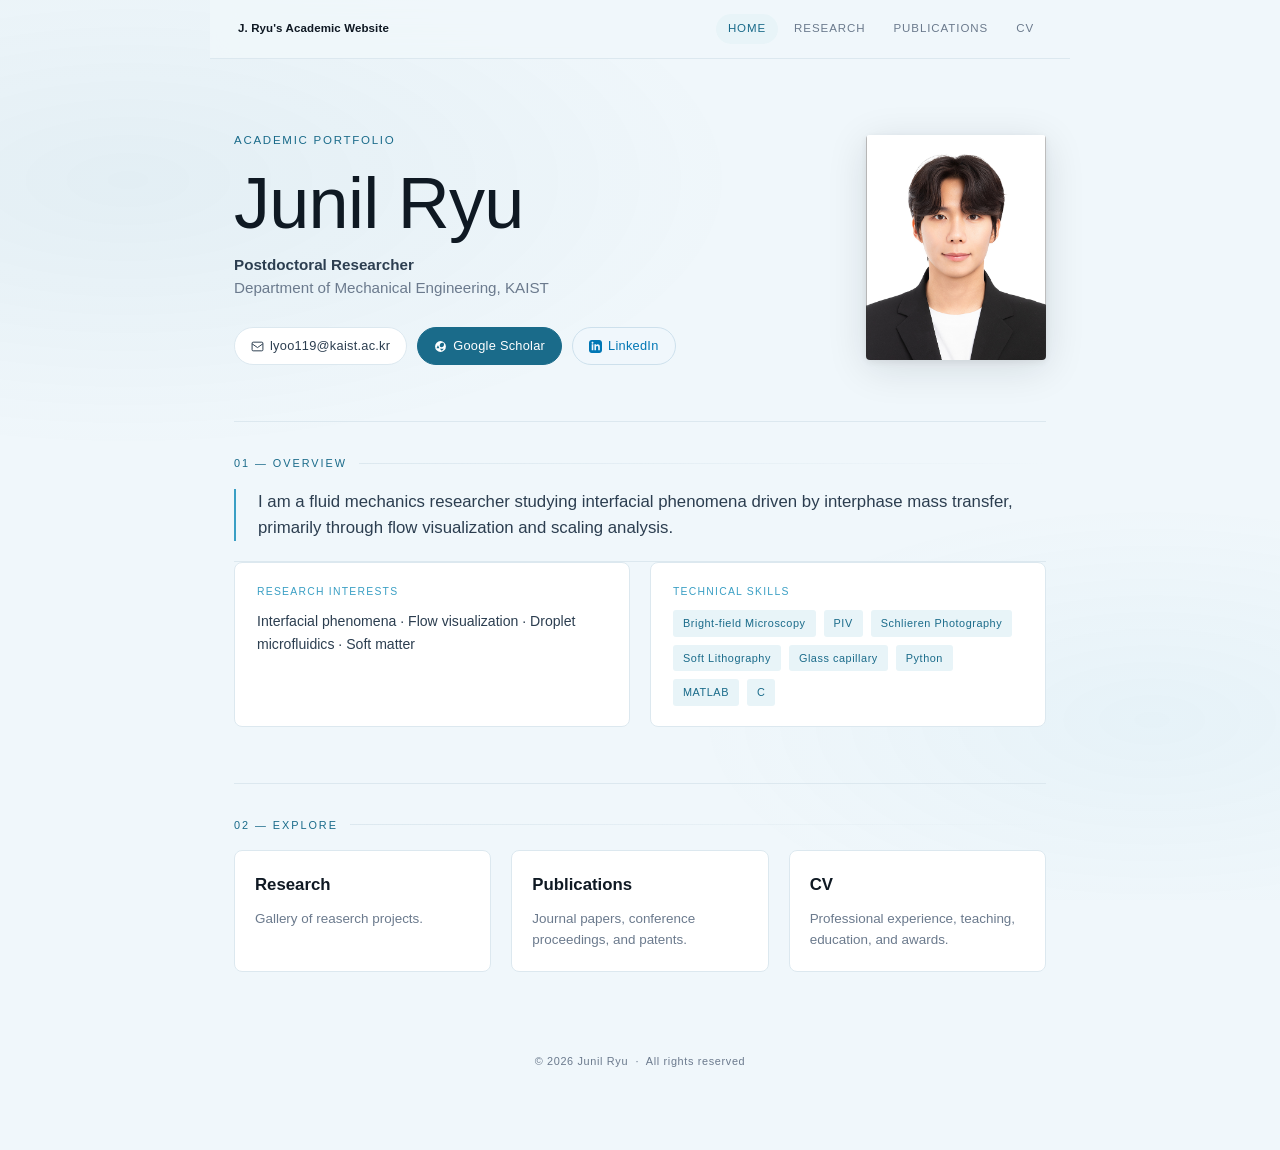
<file: index.html>
<!DOCTYPE html>
<html lang="ko">
<head>
    <meta charset="UTF-8">
    <meta name="viewport" content="width=device-width, initial-scale=1.0">
    <title>Junil Ryu | Personal Academic Website</title>
    <link rel="preconnect" href="https://fonts.googleapis.com">
    <link href="https://fonts.googleapis.com/css2?family=Cormorant+Garamond:ital,wght@0,300;0,400;0,600;1,300;1,400&family=DM+Mono:wght@300;400&display=swap" rel="stylesheet">
    <link rel="stylesheet" href="style.css">
</head>
<body>

<div class="page-wrap">

    <nav class="top-nav">
        <a class="nav-brand" href="index.html">J. Ryu's Academic Website </a>
        <div class="nav-links">
            <a href="index.html" class="active">Home</a>
            <a href="research.html">Research</a>
            <a href="publications.html">Publications</a>
            <a href="cv.html">CV</a>
        </div>
    </nav>

    <!-- ── HERO ── -->
    <header class="hero">
        <div class="hero-text">
            <div class="hero-eyebrow">Academic Portfolio</div>
            <h1 class="hero-name">Junil Ryu</h1>
            <p class="hero-title">
                <strong>Postdoctoral Researcher</strong><br>
                Department of Mechanical Engineering, KAIST
            </p>
            <div class="hero-links">
                <a href="mailto:lyoo119@kaist.ac.kr" class="link-email">
                    <svg width="13" height="13" viewBox="0 0 24 24" fill="none" stroke="currentColor" stroke-width="1.8"><rect x="2" y="4" width="20" height="16" rx="2"/><path d="m2 7 10 7 10-7"/></svg>
                    lyoo119@kaist.ac.kr
                </a>
                <a href="https://scholar.google.com/citations?user=QpXOs18AAAAJ&hl=ko" target="_blank" class="link-scholar">
                    <svg width="13" height="13" viewBox="0 0 24 24" fill="currentColor"><path d="M12,2A10,10 0 0,0 2,12A10,10 0 0,0 12,22A10,10 0 0,0 22,12A10,10 0 0,0 12,2M15.6,5.3C17.4,5.3 18.5,6.5 18.5,8.2C18.5,10.9 16.4,13.2 13.5,13.2C11.7,13.2 10.6,12 10.6,10.3C10.6,7.6 12.7,5.3 15.6,5.3M7.3,9.8L10,15H4.5L7.3,9.8M10.7,16H18.1L14.4,20L10.7,16Z"/></svg>
                    Google Scholar
                </a>
                <a href="http://www.linkedin.com/in/junil-ryu-994206253" target="_blank" class="link-linkedin">
                    <svg width="13" height="13" viewBox="0 0 24 24" fill="currentColor"><path d="M19 0h-14c-2.761 0-5 2.239-5 5v14c0 2.761 2.239 5 5 5h14c2.762 0 5-2.239 5-5v-14c0-2.761-2.238-5-5-5zm-11 19h-3v-11h3v11zm-1.5-12.268c-.966 0-1.75-.79-1.75-1.764s.784-1.764 1.75-1.764 1.75.79 1.75 1.764-.783 1.764-1.75 1.764zm13.5 12.268h-3v-5.604c0-3.368-4-3.113-4 0v5.604h-3v-11h3v1.765c1.396-2.586 7-2.777 7 2.476v6.759z"/></svg>
                    LinkedIn
                </a>
            </div>
        </div>
        <div class="hero-photo">
            <img src="profile.jpg" alt="Junil Ryu" onerror="this.style.display='none'; this.nextElementSibling.style.display='flex';">
            <div class="photo-placeholder" style="display:none;">JR</div>
        </div>
    </header>

    <!-- ── INTERESTS & SKILLS ── -->
    <section class="section" id="about">
        <div class="section-label">01 — Overview</div>
	<div class="bio-intro">
        	<p>I am a fluid mechanics researcher studying interfacial phenomena driven by interphase mass transfer, primarily through flow visualization and scaling analysis.</p>
    	</div>
        <div class="interests-grid">
            <div class="interest-card">
                <div class="interest-card-label">Research Interests</div>
                <p>Interfacial phenomena · Flow visualization · Droplet microfluidics · Soft matter</p>
            </div>
            <div class="interest-card">
                <div class="interest-card-label">Technical Skills</div>
                <div class="skill-tags">
                    <span class="skill-tag">Bright-field Microscopy</span>
                    <span class="skill-tag">PIV</span>
                    <span class="skill-tag">Schlieren Photography</span>
                    <span class="skill-tag">Soft Lithography</span>
                    <span class="skill-tag">Glass capillary</span>
                    <span class="skill-tag">Python</span>
                    <span class="skill-tag">MATLAB</span>
                    <span class="skill-tag">C</span>
                </div>
            </div>
        </div>
    </section>

    <!-- ── QUICK LINKS ── -->
    <section class="section" id="overview">
        <div class="section-label">02 — Explore</div>
        <div class="quick-links">
            <a href="research.html" class="quick-card">
                <div class="quick-card-title">Research</div>
                <p class="quick-card-desc">Gallery of reaserch projects.</p>
            </a>
            <a href="publications.html" class="quick-card">
                <div class="quick-card-title">Publications</div>
                <p class="quick-card-desc">Journal papers, conference proceedings, and patents.</p>
            </a>
            <a href="cv.html" class="quick-card">
                <div class="quick-card-title">CV</div>
                <p class="quick-card-desc">Professional experience, teaching, education, and awards.</p>
            </a>
        </div>
    </section>

    <footer class="footer">
        <p>&copy; 2026 Junil Ryu &nbsp;·&nbsp; All rights reserved</p>
    </footer>

</div>

<script>
    const observer = new IntersectionObserver((entries) => {
        entries.forEach(e => {
            if (e.isIntersecting) {
                e.target.classList.add('visible');
                observer.unobserve(e.target);
            }
        });
    }, { threshold: 0.08 });
    document.querySelectorAll('.section').forEach(s => observer.observe(s));
</script>

</body>
</html>
</file>
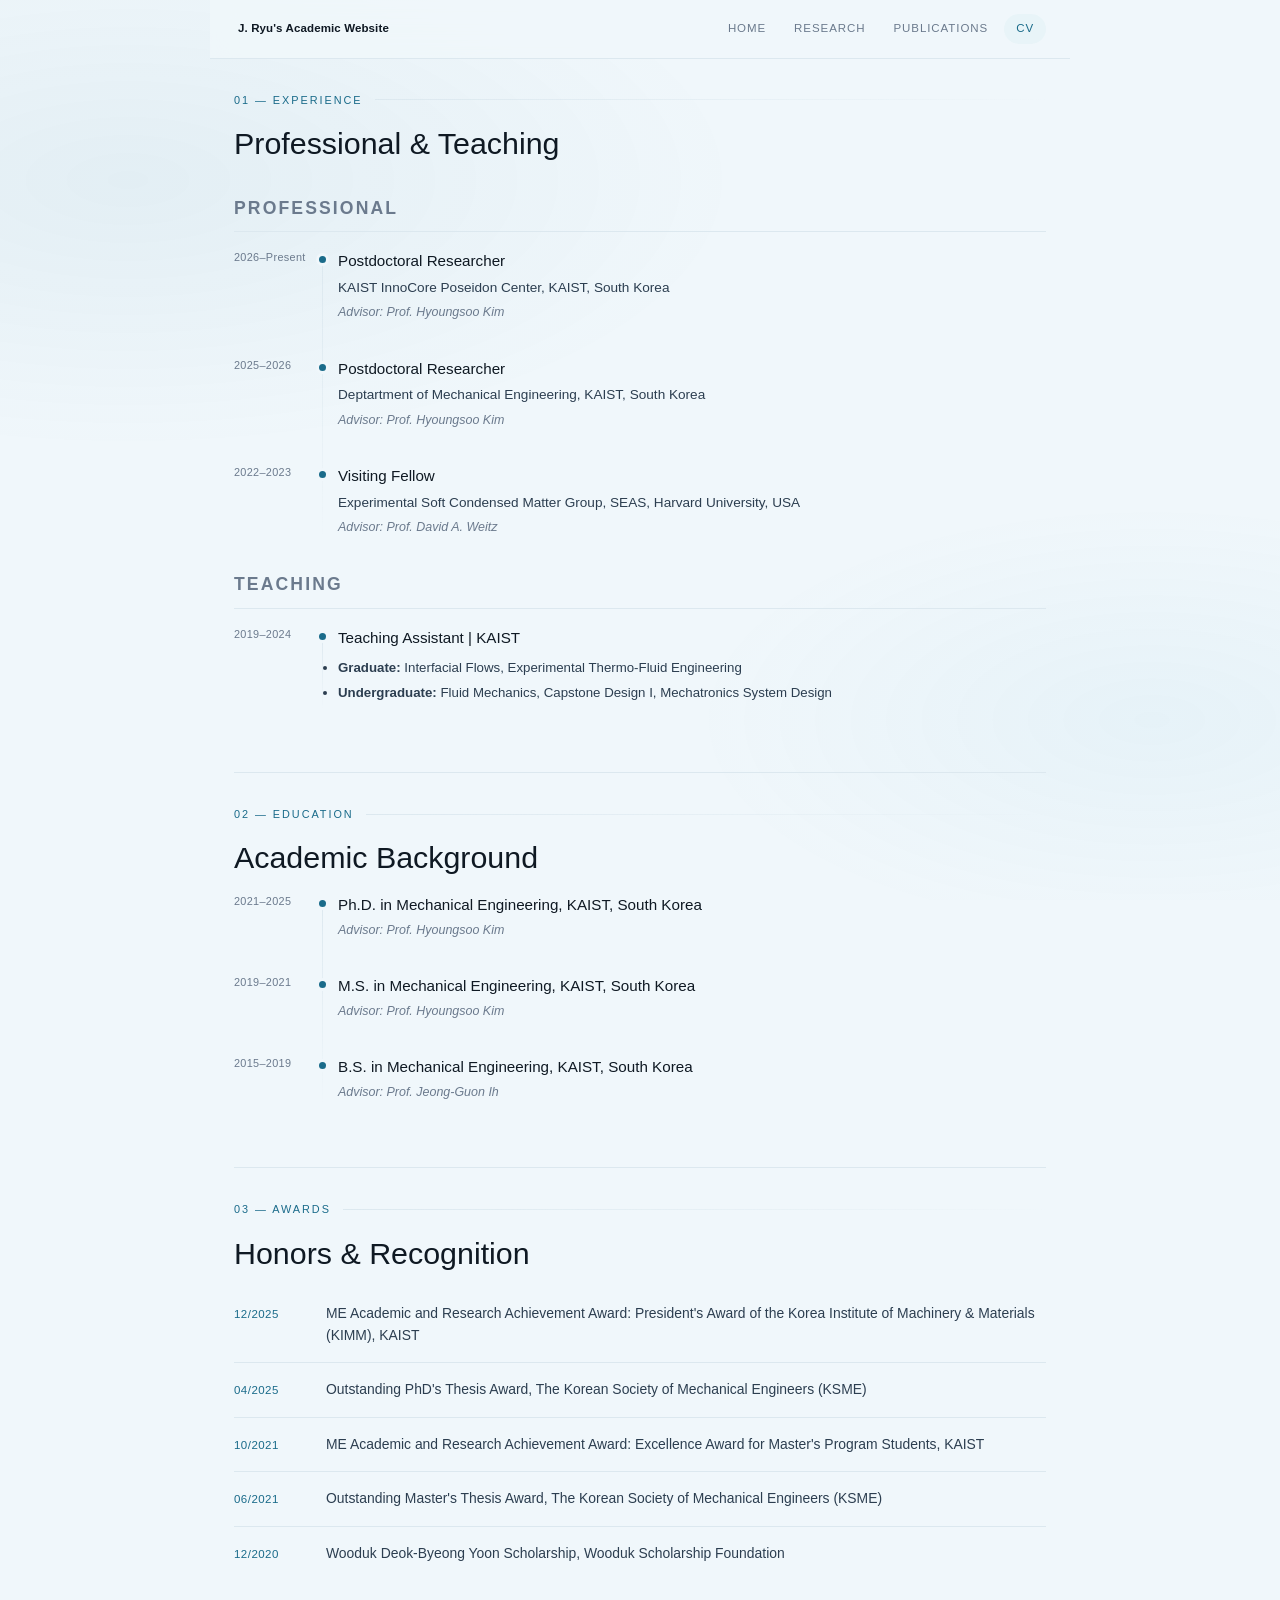
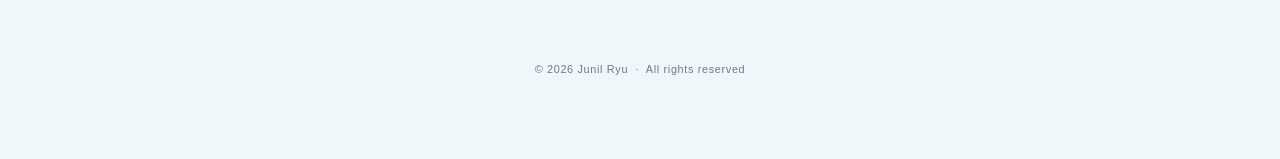
<file: cv.html>
<!DOCTYPE html>
<html lang="ko">
<head>
    <meta charset="UTF-8">
    <meta name="viewport" content="width=device-width, initial-scale=1.0">
    <title>CV | Junil Ryu</title>
    <link rel="preconnect" href="https://fonts.googleapis.com">
    <link href="https://fonts.googleapis.com/css2?family=Cormorant+Garamond:ital,wght@0,300;0,400;0,600;1,300;1,400&family=DM+Mono:wght@300;400&display=swap" rel="stylesheet">
    <link rel="stylesheet" href="style.css">
</head>
<body>

<div class="page-wrap">

    <nav class="top-nav">
        <a class="nav-brand" href="index.html">J. Ryu's Academic Website </a>
        <div class="nav-links">
            <a href="index.html">Home</a>
            <a href="research.html">Research</a>
            <a href="publications.html">Publications</a>
            <a href="cv.html" class="active">CV</a>
        </div>
    </nav>

    <!-- ── EXPERIENCE ── -->
    <section class="section" id="experience">
        <div class="section-label">01 — Experience</div>
        <h2 class="section-title">Professional & Teaching</h2>
        <div class="pub-group-title">Professional</div>
        <div class="timeline">
            <div class="tl-item">
                <div class="tl-date">2026–Present</div>
                <div class="tl-body">
                    <div class="tl-role">Postdoctoral Researcher</div>
                    <div class="tl-place">KAIST InnoCore Poseidon Center, KAIST, South Korea</div>
                    <div class="tl-advisor">Advisor: Prof. Hyoungsoo Kim</div>
                </div>
            </div>
            <div class="tl-item">
                <div class="tl-date">2025–2026</div>
                <div class="tl-body">
                    <div class="tl-role">Postdoctoral Researcher</div>
                    <div class="tl-place">Deptartment of Mechanical Engineering, KAIST, South Korea</div>
                    <div class="tl-advisor">Advisor: Prof. Hyoungsoo Kim</div>
                </div>
            </div>
            <div class="tl-item">
                <div class="tl-date">2022–2023</div>
                <div class="tl-body">
                    <div class="tl-role">Visiting Fellow</div>
                    <div class="tl-place">Experimental Soft Condensed Matter Group, SEAS, Harvard University, USA</div>
                    <div class="tl-advisor">Advisor: Prof. David A. Weitz</div>
                </div>
            </div>
        </div>

        <div class="pub-group-title">Teaching</div>
        <div class="timeline">
            <div class="tl-item">
                <div class="tl-date">2019–2024</div>
                <div class="tl-body">
                    <div class="tl-role">Teaching Assistant | KAIST</div>
                    <ul class="tl-sub">
                        <li><strong>Graduate:</strong> Interfacial Flows, Experimental Thermo-Fluid Engineering</li>
                        <li><strong>Undergraduate:</strong> Fluid Mechanics, Capstone Design I, Mechatronics System Design</li>
                    </ul>
                </div>
            </div>
        </div>
    </section>

    <!-- ── EDUCATION ── -->
    <section class="section" id="education">
        <div class="section-label">02 — Education</div>
        <h2 class="section-title">Academic Background</h2>
        <div class="timeline">
            <div class="tl-item">
                <div class="tl-date">2021–2025</div>
                <div class="tl-body">
                    <div class="tl-role">Ph.D. in Mechanical Engineering, KAIST, South Korea</div>
                    <div class="tl-advisor">Advisor: Prof. Hyoungsoo Kim</div>
                </div>
            </div>
            <div class="tl-item">
                <div class="tl-date">2019–2021</div>
                <div class="tl-body">
                    <div class="tl-role">M.S. in Mechanical Engineering, KAIST, South Korea</div>
                    <div class="tl-advisor">Advisor: Prof. Hyoungsoo Kim</div>
                </div>
            </div>
            <div class="tl-item">
                <div class="tl-date">2015–2019</div>
                <div class="tl-body">
                    <div class="tl-role">B.S. in Mechanical Engineering, KAIST, South Korea</div>
                    <div class="tl-advisor">Advisor: Prof. Jeong-Guon Ih</div>
                </div>
            </div>
        </div>
    </section>

    <!-- ── AWARDS ── -->
    <section class="section" id="awards">
        <div class="section-label">03 — Awards</div>
        <h2 class="section-title">Honors & Recognition</h2>
        <ul class="awards-list">
            <li class="award-item">
                <span class="award-year">12/2025</span>
                <span class="award-text">ME Academic and Research Achievement Award: President's Award of the Korea Institute of Machinery &amp; Materials (KIMM), KAIST</span>
            </li>
            <li class="award-item">
                <span class="award-year">04/2025</span>
                <span class="award-text">Outstanding PhD's Thesis Award, The Korean Society of Mechanical Engineers (KSME)</span>
            </li>
            <li class="award-item">
                <span class="award-year">10/2021</span>
                <span class="award-text">ME Academic and Research Achievement Award: Excellence Award for Master's Program Students, KAIST</span>
            </li>
            <li class="award-item">
                <span class="award-year">06/2021</span>
                <span class="award-text">Outstanding Master's Thesis Award, The Korean Society of Mechanical Engineers (KSME)</span>
            </li>
            <li class="award-item">
                <span class="award-year">12/2020</span>
                <span class="award-text">Wooduk Deok-Byeong Yoon Scholarship, Wooduk Scholarship Foundation</span>
            </li>
        </ul>
    </section>

    <footer class="footer">
        <p>&copy; 2026 Junil Ryu &nbsp;·&nbsp; All rights reserved</p>
    </footer>

</div>

<script>
    const observer = new IntersectionObserver((entries) => {
        entries.forEach(e => {
            if (e.isIntersecting) {
                e.target.classList.add('visible');
                observer.unobserve(e.target);
            }
        });
    }, { threshold: 0.08 });
    document.querySelectorAll('.section').forEach(s => observer.observe(s));
</script>

</body>
</html>
</file>
<file: style.css>
/* Junil Ryu — shared site styles */
        :root {
            --ink: #0f1923;
            --ink-soft: #2c3e50;
            --ink-muted: #6b7a8d;
            --water: #1a6b8a;
            --water-light: #3a9fc4;
            --water-pale: #e8f4f8;
            --foam: #f0f7fb;
            --surface: #ffffff;
            --border: #dce8ef;
            --accent: #0d5a75;
            --gold: #c4933f;
        }

        * { box-sizing: border-box; margin: 0; padding: 0; }

        html { scroll-behavior: smooth; }

        body {
            font-family: Arial, sans-serif;
            font-weight: 400;
            color: var(--ink);
            background: var(--foam);
            line-height: 1.7;
            overflow-x: hidden;
        }

        /* ── BACKGROUND ── */
        body::before {
            content: '';
            position: fixed;
            inset: 0;
            background:
                radial-gradient(ellipse 80% 50% at 10% 20%, rgba(26,107,138,0.06) 0%, transparent 60%),
                radial-gradient(ellipse 60% 40% at 90% 80%, rgba(58,159,196,0.05) 0%, transparent 60%);
            pointer-events: none;
            z-index: 0;
        }

        /* ── LAYOUT ── */
        .page-wrap {
            position: relative;
            z-index: 1;
            max-width: 860px;
            margin: 0 auto;
            padding: 0 24px 80px;
        }

        /* ── NAV ── */
        .top-nav {
            position: sticky;
            top: 0;
            z-index: 100;
            display: flex;
            justify-content: flex-end;
            gap: 4px;
            padding: 14px 0;
            background: rgba(240,247,251,0.85);
            backdrop-filter: blur(12px);
            -webkit-backdrop-filter: blur(12px);
            border-bottom: 1px solid var(--border);
            margin: 0 -24px;
            padding: 14px 24px;
        }

        .top-nav a {
            font-family: Arial, sans-serif;
            font-size: 0.72rem;
            letter-spacing: 0.08em;
            text-transform: uppercase;
            color: var(--ink-muted);
            text-decoration: none;
            padding: 5px 12px;
            border-radius: 20px;
            transition: all 0.2s;
        }

        .top-nav a:hover {
            color: var(--water);
            background: var(--water-pale);
        }

        /* ── HERO ── */
        .hero {
            display: grid;
            grid-template-columns: 1fr auto;
            gap: 48px;
            align-items: center;
            padding: 72px 0 56px;
            border-bottom: 1px solid var(--border);
        }

        .hero-text {}

        .hero-eyebrow {
            font-family: Arial, sans-serif;
            font-size: 0.72rem;
            letter-spacing: 0.15em;
            text-transform: uppercase;
            color: var(--water);
            margin-bottom: 16px;
        }

        .hero-name {
            font-family: Arial, sans-serif;
            font-size: clamp(3rem, 6vw, 4.5rem);
            font-weight: 300;
            line-height: 1.05;
            color: var(--ink);
            letter-spacing: -0.01em;
            margin-bottom: 12px;
        }

        .hero-title {
            font-size: 0.95rem;
            color: var(--ink-muted);
            font-weight: 300;
            margin-bottom: 28px;
            line-height: 1.5;
        }

        .hero-title strong {
            color: var(--ink-soft);
            font-weight: 600;
        }

        .hero-links {
            display: flex;
            flex-wrap: wrap;
            gap: 10px;
            align-items: center;
        }

        /* ── IDENTITY / BIO INTRO ── */
        .bio-intro {
            padding: 0px 0 20px;
            border-bottom: 1px solid var(--border);
        }

        .bio-intro p {
            font-family: Arial, sans-serif;
            font-weight: 400;
            font-size: clamp(1rem, 2.4vw, 1.05rem);
            line-height: 1.55;
            color: var(--ink-soft);
            max-width: 800px;
            position: relative;
            padding-left: 22px;
            border-left: 2px solid var(--water-light);
        }

        .hero-links a {
            font-size: 0.8rem;
            text-decoration: none;
            padding: 7px 16px;
            border-radius: 24px;
            font-weight: 400;
            transition: all 0.25s;
            display: inline-flex;
            align-items: center;
            gap: 6px;
            letter-spacing: 0.02em;
        }

        .link-email {
            color: var(--ink-soft);
            border: 1px solid var(--border);
            background: white;
        }

        .link-email:hover {
            border-color: var(--water-light);
            color: var(--water);
        }

        .link-scholar {
            color: white;
            background: var(--water);
            border: 1px solid var(--water);
        }

        .link-scholar:hover {
            background: var(--accent);
            border-color: var(--accent);
        }

        .link-linkedin {
            color: #0077b5;
            border: 1px solid #cde0ec;
            background: #f0f7fc;
        }

        .link-linkedin:hover {
            background: #0077b5;
            color: white;
            border-color: #0077b5;
        }

        /* ── PROFILE IMAGE ── */
        .hero-photo {
            flex-shrink: 0;
        }

        .hero-photo img {
            width: 180px;
            height: 225px;
            object-fit: cover;
            border-radius: 4px;
            box-shadow: 0 8px 40px rgba(15,25,35,0.12), 0 2px 8px rgba(15,25,35,0.08);
            display: block;
        }

        .hero-photo .photo-placeholder {
            width: 180px;
            height: 225px;
            background: linear-gradient(135deg, var(--water-pale) 0%, var(--border) 100%);
            border-radius: 4px;
            display: flex;
            align-items: center;
            justify-content: center;
            font-family: 'Cormorant Garamond', serif;
            font-size: 2.5rem;
            color: var(--water);
            letter-spacing: 0.05em;
        }

        /* ── SECTIONS ── */
        .section {
            padding: 32px 0 32px;
            border-bottom: 1px solid var(--border);
        }

        .section:last-of-type {
            border-bottom: none;
        }

        .section-label {
            font-family: Arial, sans-serif;
            font-size: 0.68rem;
            letter-spacing: 0.18em;
            text-transform: uppercase;
            color: var(--water);
            margin-bottom: 16px;
            display: flex;
            align-items: center;
            gap: 12px;
        }

        .section-label::after {
            content: '';
            flex: 1;
            height: 1px;
            background: linear-gradient(to right, var(--border) 0%, transparent 100%);
        }

        .section-title {
            font-family: Arial, sans-serif;
            font-size: 1.9rem;
            font-weight: 300;
            color: var(--ink);
            line-height: 1.2;
            margin-bottom: 16px;
        }

        /* ── ABOUT / INTERESTS ── */
        .interests-grid {
            display: grid;
            grid-template-columns: 1fr 1fr;
            gap: 20px;
            margin-bottom: 24px;
        }

        .interest-card {
            background: white;
            border: 1px solid var(--border);
            border-radius: 8px;
            padding: 20px 22px;
            transition: box-shadow 0.2s, border-color 0.2s;
        }

        .interest-card:hover {
            border-color: var(--water-light);
            box-shadow: 0 4px 24px rgba(26,107,138,0.08);
        }

        .interest-card-label {
            font-family: Arial, sans-serif;
            font-size: 0.65rem;
            letter-spacing: 0.12em;
            text-transform: uppercase;
            color: var(--water-light);
            margin-bottom: 10px;
        }

        .interest-card p {
            font-size: 0.88rem;
            color: var(--ink-soft);
            line-height: 1.6;
        }

        .skill-tags {
            display: flex;
            flex-wrap: wrap;
            gap: 8px;
            margin-top: 10px;
        }

        .skill-tag {
            font-family: Arial, sans-serif;
            font-size: 0.68rem;
            letter-spacing: 0.05em;
            padding: 4px 10px;
            background: var(--water-pale);
            color: var(--water);
            border-radius: 3px;
        }

        /* ── RESEARCH GALLERY ── */
        .research-gallery {
            display: grid;
            grid-template-columns: repeat(2, 2fr);
            gap: 20px;
            margin-top: 20px;
        }

        .research-card {
            background: white;
            border: 1px solid var(--border);
            border-radius: 8px;
            overflow: hidden;
            transition: box-shadow 0.25s, border-color 0.25s, transform 0.25s;
        }

        .research-card:hover {
            border-color: var(--water-light);
            box-shadow: 0 10px 30px rgba(26,107,138,0.12);
            transform: translateY(-2px);
        }

        .research-card-img {
            position: relative;
            aspect-ratio: 4 / 3;
            overflow: hidden;
            background: var(--water-pale);
        }

        /* Replace these gradients with <img src="research/xxx.jpg"> once you have real figures/photos */
        .research-card-img.pattern-1 {
            background:
                radial-gradient(circle at 30% 30%, rgba(58,159,196,0.55) 0%, transparent 45%),
                radial-gradient(circle at 70% 65%, rgba(13,90,117,0.45) 0%, transparent 50%),
                linear-gradient(135deg, var(--water-pale) 0%, var(--water-light) 140%);
        }
        .research-card-img.pattern-2 {
            background:
                radial-gradient(ellipse 60% 40% at 50% 40%, rgba(196,147,63,0.35) 0%, transparent 60%),
                radial-gradient(circle at 20% 80%, rgba(26,107,138,0.4) 0%, transparent 50%),
                linear-gradient(160deg, var(--water-pale) 0%, var(--accent) 160%);
        }
        .research-card-img.pattern-3 {
            background:
                repeating-radial-gradient(circle at 50% 50%, rgba(255,255,255,0.5) 0px, transparent 2px, transparent 14px),
                radial-gradient(circle at 60% 30%, rgba(58,159,196,0.5) 0%, transparent 55%),
                linear-gradient(150deg, var(--water-light) 0%, var(--ink) 160%);
        }

        .research-card-tag {
            position: absolute;
            top: 10px;
            left: 10px;
            font-family: Arial, sans-serif;
            font-size: 0.62rem;
            letter-spacing: 0.08em;
            text-transform: uppercase;
            color: white;
            background: rgba(15,25,35,0.45);
            padding: 4px 9px;
            border-radius: 20px;
            backdrop-filter: blur(2px);
        }

        /* Play-button overlay, centered on the video/pattern area */
        .research-play-icon {
            position: absolute;
            top: 50%;
            left: 50%;
            transform: translate(-50%, -50%);
            width: 44px;
            height: 44px;
            border-radius: 50%;
            background: rgba(15,25,35,0.4);
            display: flex;
            align-items: center;
            justify-content: center;
            backdrop-filter: blur(2px);
            transition: background 0.2s, transform 0.2s;
        }

        .research-card:hover .research-play-icon {
            background: rgba(15,25,35,0.6);
            transform: translate(-50%, -50%) scale(1.08);
        }

        .research-card-video {
            width: 100%;
            height: 100%;
            object-fit: cover;
            display: block;
        }

        /* Keyword row under each video (used on the Research page) */
        .research-card-keywords {
            display: flex;
            flex-wrap: wrap;
            gap: 7px;
            padding: 14px 12px 14px;
        }

        .research-card-body {
            padding: 16px 18px 18px;
        }

        .research-card-title {
            font-family: Arial, sans-serif;
            font-size: 0.95rem;
            font-weight: 600;
            color: var(--ink);
            margin-bottom: 8px;
            line-height: 1.35;
        }

        .research-card-desc {
            font-size: 0.82rem;
            color: var(--ink-muted);
            line-height: 1.55;
            margin-bottom: 10px;
        }

        .research-card-link {
            font-family: Arial, sans-serif;
            font-size: 0.72rem;
            letter-spacing: 0.03em;
            color: var(--water);
            text-decoration: none;
            display: inline-flex;
            align-items: center;
            gap: 4px;
        }

        .research-card-link:hover { color: var(--accent); }

        @media (max-width: 640px) {
            .research-gallery { grid-template-columns: 1fr; }
        }

        /* ── TIMELINE ── */
        .timeline {
            position: relative;
        }

        .timeline::before {
            content: '';
            position: absolute;
            left: 88px;
            top: 8px;
            bottom: 0;
            width: 1px;
            background: linear-gradient(to bottom, var(--border), transparent);
        }

        .tl-item {
            display: grid;
            grid-template-columns: 88px 1fr;
            gap: 0 16px;
            margin-bottom: 32px;
            position: relative;
        }

        .tl-item::before {
            content: '';
            position: absolute;
            left: 88px;
            top: 8px;
            width: 7px;
            height: 7px;
            background: var(--water);
            border-radius: 50%;
            transform: translateX(-3px);
            box-shadow: 0 0 0 3px var(--foam);
        }

        .tl-date {
            font-family: Arial, sans-serif;
            font-size: 0.68rem;
            color: var(--ink-muted);
            letter-spacing: 0.03em;
            padding-top: 2px;
            text-align: left;
            line-height: 1.4;
            white-space: nowrap;
        }

        .tl-body {}

        .tl-role {
            font-size: 0.95rem;
            font-weight: 500;
            color: var(--ink);
            margin-bottom: 2px;
        }

        .tl-place {
            font-size: 0.85rem;
            color: var(--ink-soft);
            margin-bottom: 3px;
        }

        .tl-advisor {
            font-size: 0.78rem;
            color: var(--ink-muted);
            font-style: italic;
        }

        .tl-sub {
            margin-top: 6px;
        }

        .tl-sub li {
            font-size: 0.83rem;
            color: var(--ink-soft);
            margin-bottom: 3px;
        }

        /* ── PUBLICATIONS ── */
        .pub-group-title {
            font-family: Arial, sans-serif;
            font-size: 1.1rem;
	    font-weight: 600;
            letter-spacing: 0.12em;
            text-transform: uppercase;
            color: var(--ink-muted);
            margin: 32px 0 16px;
            padding-bottom: 8px;
            border-bottom: 1px solid var(--border);
        }

        .pub-list {
            list-style: none;
            padding: 0;
        }

        .pub-item {
            display: grid;
            grid-template-columns: 28px 1fr;
            gap: 0 12px;
            margin-bottom: 18px;
            align-items: start;
        }

        .pub-num {
            font-family: Arial, sans-serif;
            font-size: 0.68rem;
            color: var(--ink-muted);
            padding-top: 3px;
            text-align: right;
        }

        .pub-text {
            font-size: 0.87rem;
            color: var(--ink-soft);
            line-height: 1.65;
        }

        .pub-text em {
            color: var(--ink);
            font-style: italic;
	    font-weight: 520;
        }

        .pub-text strong {
            color: var(--ink);
            font-weight: 700;
        }

        .badge {
            display: inline-block;
            font-size: 0.68rem;
            font-family: Arial, sans-serif;
            padding: 2px 7px;
            border-radius: 3px;
            vertical-align: middle;
            margin-left: 4px;
            font-style: normal;
            letter-spacing: 0.02em;
        }

        .badge-prep {
            background: #fef3e8;
            color: #b06a10;
            border: 1px solid #f6d5a8;
        }

        .badge-review {
            background: #ebf5ff;
            color: #1a6db0;
            border: 1px solid #b8d8f5;
        }

        .badge-revision {
            background: #f5ebff;
            color: #7a30b0;
            border: 1px solid #d8b8f5;
        }

        .badge-accepted {
            background: #e8f8ef;
            color: #1a7a42;
            border: 1px solid #a8e0c0;
        }

        /* ── AWARDS ── */
        .awards-list {
            list-style: none;
            padding: 0;
        }

        .award-item {
            display: grid;
            grid-template-columns: 72px 1fr;
            gap: 0 20px;
            padding: 16px 0;
            border-bottom: 1px solid var(--border);
            align-items: baseline;
        }

        .award-item:last-child {
            border-bottom: none;
        }

        .award-year {
            font-family: Arial, sans-serif;
            font-size: 0.72rem;
            color: var(--water);
            letter-spacing: 0.04em;
        }

        .award-text {
            font-size: 0.87rem;
            color: var(--ink-soft);
            line-height: 1.55;
        }

        /* ── FOOTER ── */
        .footer {
            text-align: center;
            padding: 48px 0 0;
            font-family: Arial, sans-serif;
            font-size: 0.68rem;
            color: var(--ink-muted);
            letter-spacing: 0.06em;
        }

        /* ── ANIMATIONS ── */
        @keyframes fadeUp {
            from { opacity: 0; transform: translateY(16px); }
            to   { opacity: 1; transform: translateY(0); }
        }

        .hero { animation: fadeUp 0.6s ease both; }
        .section { animation: fadeUp 0.5s ease both; animation-play-state: paused; }
        .section.visible { animation-play-state: running; }

        /* ── RESPONSIVE ── */
        @media (max-width: 640px) {
            .hero {
                grid-template-columns: 1fr;
                gap: 32px;
            }
            .hero-photo { order: -1; }
            .hero-photo img, .hero-photo .photo-placeholder {
                width: 100px;
                height: 125px;
            }
            .interests-grid { grid-template-columns: 1fr; }
            .timeline::before { left: 88px; }
            .tl-item { grid-template-columns: 88px 1fr; }
            .tl-item::before { left: 88px; }
        }

        /* ── NAV: BRAND + ACTIVE STATE ── */
        .top-nav {
            justify-content: space-between;
            align-items: center;
        }

        .nav-brand {
            font-family: 'Cormorant Garamond', serif;
            font-size: 1.05rem;
            font-weight: 600;
            color: var(--ink) !important;
            text-transform: none !important;
            letter-spacing: 0.01em !important;
            padding: 5px 4px !important;
        }

        .nav-brand:hover {
            background: transparent !important;
            color: var(--water) !important;
        }

        .nav-links {
            display: flex;
            gap: 4px;
        }

        .top-nav a.active {
            color: var(--water);
            background: var(--water-pale);
        }

        /* ── PAGE HEADER (sub-pages) ── */
        .page-header {
            padding: 56px 0 8px;
        }

        .page-header .hero-eyebrow {
            margin-bottom: 10px;
        }

        .page-header h1 {
            font-family: Arial, sans-serif;
            font-size: 2.1rem;
            font-weight: 300;
            color: var(--ink);
        }

        /* ── HOMEPAGE QUICK LINKS ── */
        .quick-links {
            display: grid;
            grid-template-columns: repeat(3, 1fr);
            gap: 20px;
            margin-top: 8px;
        }

        .quick-card {
            display: block;
            background: white;
            border: 1px solid var(--border);
            border-radius: 8px;
            padding: 20px 20px;
            text-decoration: none;
            transition: box-shadow 0.25s, border-color 0.25s, transform 0.25s;
        }

        .quick-card:hover {
            border-color: var(--water-light);
            box-shadow: 0 10px 30px rgba(26,107,138,0.12);
            transform: translateY(-2px);
        }

        .quick-card-num {
            font-family: 'Cormorant Garamond', serif;
            font-size: 1.6rem;
            color: var(--water-light);
            margin-bottom: 10px;
        }

        .quick-card-title {
            font-family: Arial, sans-serif;
            font-size: 1.05rem;
            font-weight: 600;
            color: var(--ink);
            margin-bottom: 8px;
        }

        .quick-card-desc {
            font-size: 0.84rem;
            color: var(--ink-muted);
            line-height: 1.6;
        }

        @media (max-width: 640px) {
            .quick-links { grid-template-columns: 1fr; }
            .top-nav { flex-wrap: wrap; gap: 10px; }
        }
</file>
